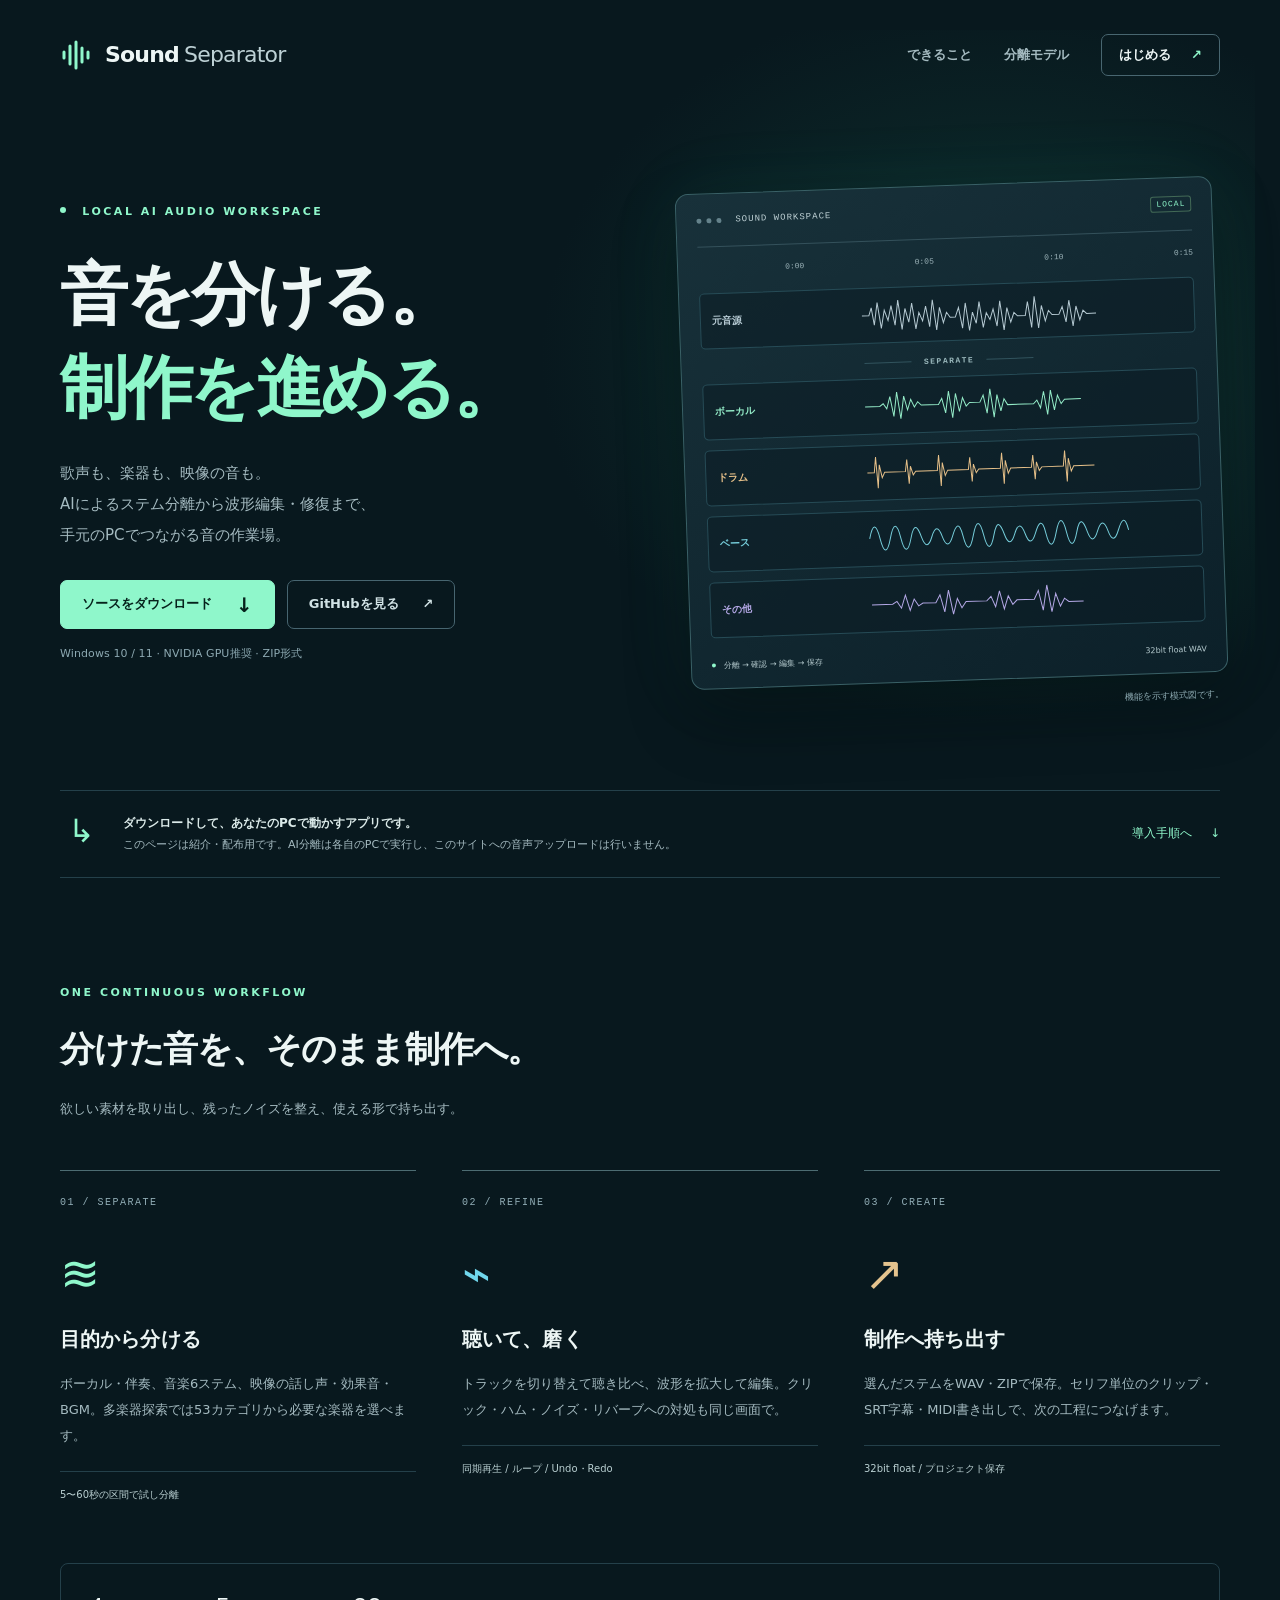
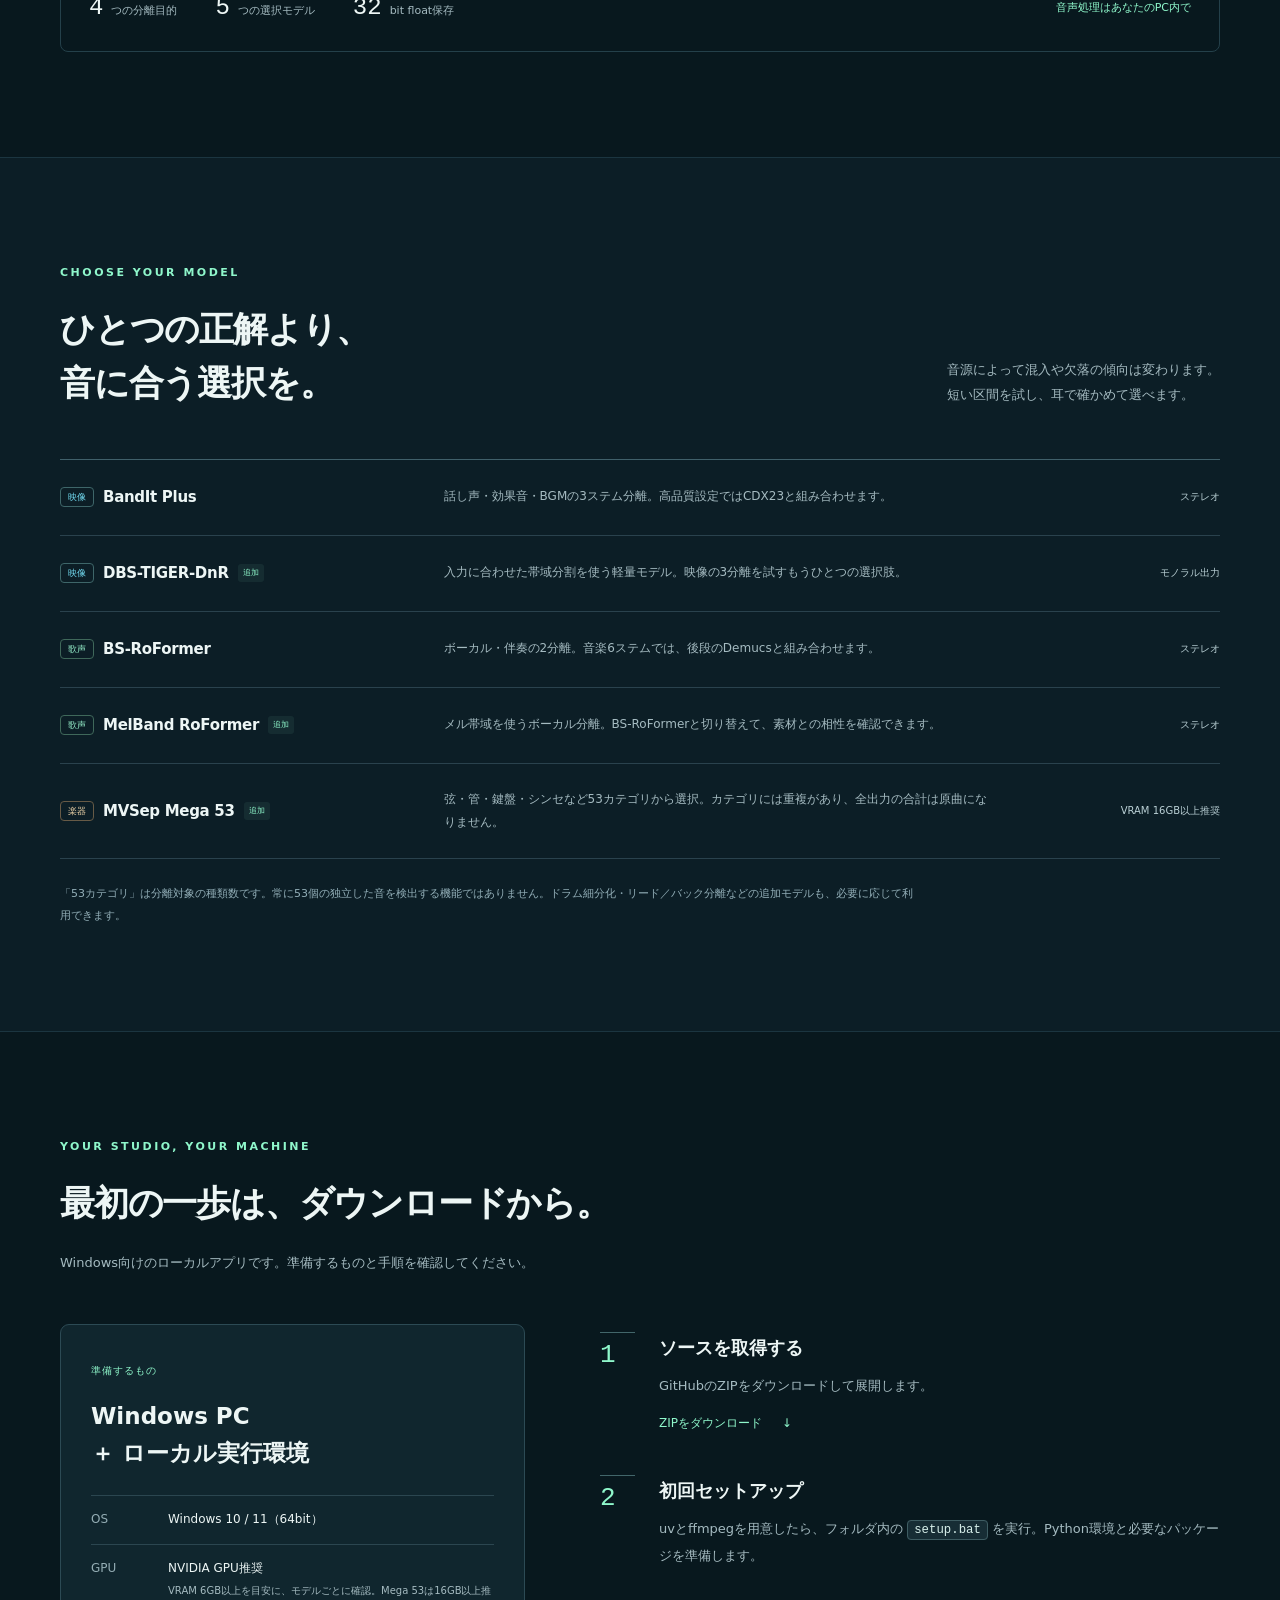
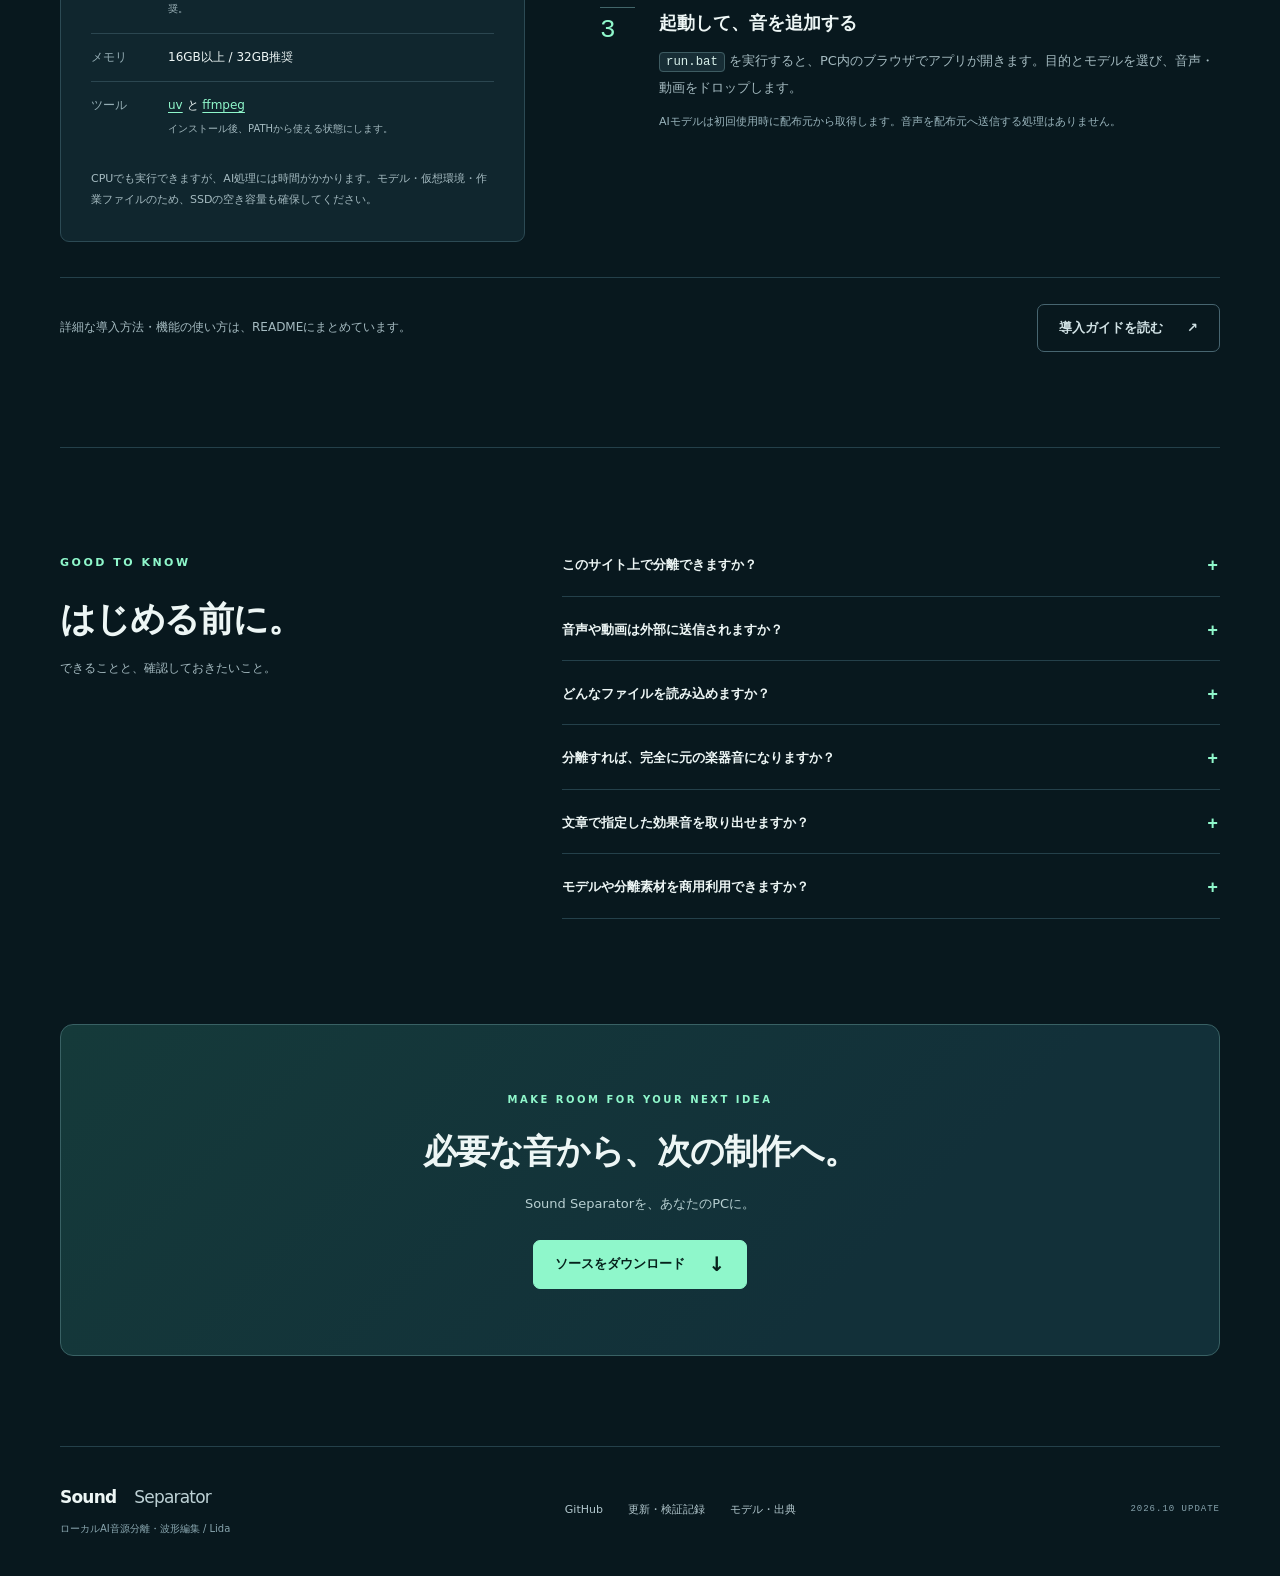
<file: site/index.html>
<!doctype html>
<html lang="ja">
<head>
  <meta charset="utf-8">
  <meta name="viewport" content="width=device-width, initial-scale=1">
  <meta name="description" content="Sound Separatorは、音楽や映像の音をAIで分離し、波形編集・修復・保存まで行えるローカルアプリ。Windows向けのソースと導入手順を公開しています。">
  <meta name="theme-color" content="#08181e">
  <meta property="og:title" content="Sound Separator — 音を分ける。制作を進める。">
  <meta property="og:description" content="ローカルAI音源分離と波形編集。ボーカル・伴奏、映像3ステム、音楽6ステム、53カテゴリの楽器探索。">
  <meta property="og:type" content="website">
  <title>Sound Separator — ローカルAI音源分離・波形編集</title>
  <link rel="icon" href="favicon.svg" type="image/svg+xml">
  <link rel="stylesheet" href="style.css">
</head>
<body>
  <a class="skip-link" href="#main">本文へ移動</a>
  <header class="site-header container">
    <a class="brand" href="#" aria-label="Sound Separator トップ">
      <svg viewBox="0 0 32 32" width="32" height="32" aria-hidden="true"><path d="M4 13v6m6-12v18m6-22v26m6-20v14m6-10v6" fill="none" stroke="currentColor" stroke-width="3" stroke-linecap="round"/></svg>
      <span>Sound<span class="brand-light">Separator</span></span>
    </a>
    <nav aria-label="メインナビゲーション">
      <a class="nav-text" href="#features">できること</a>
      <a class="nav-text" href="#models">分離モデル</a>
      <a class="nav-download" href="#setup">はじめる <span aria-hidden="true">↗</span></a>
    </nav>
  </header>

  <main id="main">
    <section class="hero container" aria-labelledby="hero-title">
      <div class="hero-copy">
        <p class="eyebrow"><span class="status-dot" aria-hidden="true"></span> LOCAL AI AUDIO WORKSPACE</p>
        <h1 id="hero-title">音を分ける。<br><span>制作を進める。</span></h1>
        <p class="hero-description">歌声も、楽器も、映像の音も。<br>AIによるステム分離から波形編集・修復まで、<br class="desktop-break">手元のPCでつながる音の作業場。</p>
        <div class="hero-actions">
          <a class="button button-primary" href="https://github.com/Lida-V/SoundSeparator/archive/refs/heads/main.zip">ソースをダウンロード <span aria-hidden="true">↓</span></a>
          <a class="button button-secondary" href="https://github.com/Lida-V/SoundSeparator">GitHubを見る <span aria-hidden="true">↗</span></a>
        </div>
        <p class="download-note">Windows 10 / 11 · NVIDIA GPU推奨 · ZIP形式</p>
      </div>

      <div class="workspace-visual" role="img" aria-label="ひとつの音源がボーカル、ドラム、ベース、その他のトラックに分かれる模式図。実際の分離音声を示すものではありません。">
        <div class="visual-top"><span class="visual-dots" aria-hidden="true"><i></i><i></i><i></i></span><span>SOUND WORKSPACE</span><span class="visual-local">LOCAL</span></div>
        <div class="visual-ruler" aria-hidden="true"><span>0:00</span><span>0:05</span><span>0:10</span><span>0:15</span></div>
        <div class="visual-track track-mix"><span>元音源</span><svg viewBox="0 0 300 44" aria-hidden="true"><path d="M0 22h8l3-9 3 20 4-26 4 30 4-21 4 12 4-17 4 23 4-29 4 34 4-24 4 16 4-22 4 30 4-19 4 10 4-17 4 24 4-31 4 35 4-26 4 18 4-12 4 6h6l4-11 4 24 4-29 4 32 4-21 4 13 4-25 4 30 4-17 4 8 4-12 4 20 4-29 4 34 4-26 4 17 4-11 4 4h9l3-16 4 30 4-36 4 37 4-26 4 18 4-12 4 5h8l4-9 4 18 4-25 4 30 4-23 4 16 4-11 4 4h11"/></svg></div>
        <div class="split-line"><span></span><b>SEPARATE</b><span></span></div>
        <div class="visual-track track-vocal"><span>ボーカル</span><svg viewBox="0 0 300 44" aria-hidden="true"><path d="M0 22h17l4-3 4 6 4-14 4 23 4-28 4 31 4-26 4 16 4-12 4 9 4-6 4 4h20l4-7 4 17 4-25 4 31 4-28 4 21 4-16 4 10 4-4h12l4-8 4 21 4-28 4 33 4-26 4 19 4-14 4 7h30l4-4 4 9 4-19 4 27 4-28 4 23 4-17 4 10 4-5h19"/></svg></div>
        <div class="visual-track track-drum"><span>ドラム</span><svg viewBox="0 0 300 44" aria-hidden="true"><path d="M0 22h8l2-18 2 36 2-27 3 15 3-6h24l2-14 2 28 2-20 3 10 3-4h25l2-18 2 36 2-27 3 15 3-6h24l2-14 2 28 2-20 3 10 3-4h25l2-18 2 36 2-27 3 15 3-6h24l2-14 2 28 2-20 3 10 3-4h25l2-18 2 36 2-27 3 15 3-6h24"/></svg></div>
        <div class="visual-track track-bass"><span>ベース</span><svg viewBox="0 0 300 44" aria-hidden="true"><path d="M0 22c4-18 8-18 12 0s8 18 12 0 8-18 12 0 8 18 12 0 8-12 12 0 8 12 12 0 8-12 12 0 8 12 12 0 8-18 12 0 8 18 12 0 8-18 12 0 8 18 12 0 8-12 12 0 8 12 12 0 8-12 12 0 8 12 12 0 8-18 12 0 8 18 12 0 8-18 12 0 8 18 12 0 8-12 12 0 8 12 12 0 8-12 12 0 8 12 12 0 8-18 12 0"/></svg></div>
        <div class="visual-track track-other"><span>その他</span><svg viewBox="0 0 300 44" aria-hidden="true"><path d="M0 22h24l5-3 5 8 5-15 5 18 5-13 5 8 5-3h15l5-9 5 20 5-25 5 28 5-18 5 11 5-7h24l5-5 5 12 5-18 5 21 5-15 5 10 5-5h20l5-10 5 23 5-29 5 31 5-21 5 15 5-9 5 4h17"/></svg></div>
        <div class="visual-bottom"><span><i aria-hidden="true"></i> 分離 → 確認 → 編集 → 保存</span><span>32bit float WAV</span></div>
        <p class="visual-caption">機能を示す模式図です。</p>
      </div>
    </section>

    <aside class="local-notice container" aria-label="このサイトについて"><span class="notice-icon" aria-hidden="true">↳</span><p><strong>ダウンロードして、あなたのPCで動かすアプリです。</strong><br>このページは紹介・配布用です。AI分離は各自のPCで実行し、このサイトへの音声アップロードは行いません。</p><a href="#setup">導入手順へ <span aria-hidden="true">↓</span></a></aside>

    <section id="features" class="section container" aria-labelledby="features-title">
      <div class="section-heading"><p class="eyebrow">ONE CONTINUOUS WORKFLOW</p><h2 id="features-title">分けた音を、<br class="mobile-break">そのまま制作へ。</h2><p>欲しい素材を取り出し、残ったノイズを整え、使える形で持ち出す。</p></div>
      <div class="workflow-grid">
        <article class="workflow-item"><span class="step-index">01 / SEPARATE</span><div class="feature-symbol symbol-separate" aria-hidden="true">≋</div><h3>目的から分ける</h3><p>ボーカル・伴奏、音楽6ステム、映像の話し声・効果音・BGM。多楽器探索では53カテゴリから必要な楽器を選べます。</p><span class="feature-detail">5〜60秒の区間で試し分離</span></article>
        <article class="workflow-item"><span class="step-index">02 / REFINE</span><div class="feature-symbol symbol-refine" aria-hidden="true">⌁</div><h3>聴いて、磨く</h3><p>トラックを切り替えて聴き比べ、波形を拡大して編集。クリック・ハム・ノイズ・リバーブへの対処も同じ画面で。</p><span class="feature-detail">同期再生 / ループ / Undo・Redo</span></article>
        <article class="workflow-item"><span class="step-index">03 / CREATE</span><div class="feature-symbol symbol-create" aria-hidden="true">↗</div><h3>制作へ持ち出す</h3><p>選んだステムをWAV・ZIPで保存。セリフ単位のクリップ・SRT字幕・MIDI書き出しで、次の工程につなげます。</p><span class="feature-detail">32bit float / プロジェクト保存</span></article>
      </div>
      <div class="feature-strip"><span><b>4</b>つの分離目的</span><span><b>5</b>つの選択モデル</span><span><b>32</b>bit float保存</span><span class="strip-local">音声処理はあなたのPC内で</span></div>
    </section>

    <section id="models" class="models-section section" aria-labelledby="models-title"><div class="container">
      <div class="section-heading model-heading"><div><p class="eyebrow">CHOOSE YOUR MODEL</p><h2 id="models-title">ひとつの正解より、<br>音に合う選択を。</h2></div><p>音源によって混入や欠落の傾向は変わります。<br>短い区間を試し、耳で確かめて選べます。</p></div>
      <div class="model-list">
        <article class="model-row"><div class="model-name"><span class="model-category category-video">映像</span><h3>BandIt Plus</h3></div><p>話し声・効果音・BGMの3ステム分離。高品質設定ではCDX23と組み合わせます。</p><span class="model-note">ステレオ</span></article>
        <article class="model-row"><div class="model-name"><span class="model-category category-video">映像</span><h3>DBS-TIGER-DnR</h3><span class="new-tag">追加</span></div><p>入力に合わせた帯域分割を使う軽量モデル。映像の3分離を試すもうひとつの選択肢。</p><span class="model-note">モノラル出力</span></article>
        <article class="model-row"><div class="model-name"><span class="model-category category-vocal">歌声</span><h3>BS-RoFormer</h3></div><p>ボーカル・伴奏の2分離。音楽6ステムでは、後段のDemucsと組み合わせます。</p><span class="model-note">ステレオ</span></article>
        <article class="model-row"><div class="model-name"><span class="model-category category-vocal">歌声</span><h3>MelBand RoFormer</h3><span class="new-tag">追加</span></div><p>メル帯域を使うボーカル分離。BS-RoFormerと切り替えて、素材との相性を確認できます。</p><span class="model-note">ステレオ</span></article>
        <article class="model-row"><div class="model-name"><span class="model-category category-instrument">楽器</span><h3>MVSep Mega 53</h3><span class="new-tag">追加</span></div><p>弦・管・鍵盤・シンセなど53カテゴリから選択。カテゴリには重複があり、全出力の合計は原曲になりません。</p><span class="model-note">VRAM 16GB以上推奨</span></article>
      </div>
      <p class="model-footnote">「53カテゴリ」は分離対象の種類数です。常に53個の独立した音を検出する機能ではありません。ドラム細分化・リード／バック分離などの追加モデルも、必要に応じて利用できます。</p>
    </div></section>

    <section id="setup" class="section container setup-section" aria-labelledby="setup-title">
      <div class="section-heading"><p class="eyebrow">YOUR STUDIO, YOUR MACHINE</p><h2 id="setup-title">最初の一歩は、<br class="mobile-break">ダウンロードから。</h2><p>Windows向けのローカルアプリです。準備するものと手順を確認してください。</p></div>
      <div class="setup-grid">
        <div class="requirements"><span class="small-label">準備するもの</span><h3>Windows PC<br>＋ ローカル実行環境</h3><dl><div><dt>OS</dt><dd>Windows 10 / 11（64bit）</dd></div><div><dt>GPU</dt><dd>NVIDIA GPU推奨<br><small>VRAM 6GB以上を目安に、モデルごとに確認。Mega 53は16GB以上推奨。</small></dd></div><div><dt>メモリ</dt><dd>16GB以上 / 32GB推奨</dd></div><div><dt>ツール</dt><dd><a href="https://docs.astral.sh/uv/getting-started/installation/">uv</a> と <a href="https://ffmpeg.org/download.html">ffmpeg</a><br><small>インストール後、PATHから使える状態にします。</small></dd></div></dl><p>CPUでも実行できますが、AI処理には時間がかかります。モデル・仮想環境・作業ファイルのため、SSDの空き容量も確保してください。</p></div>
        <ol class="setup-steps">
          <li><span class="setup-number">1</span><div><h3>ソースを取得する</h3><p>GitHubのZIPをダウンロードして展開します。</p><a class="inline-link" href="https://github.com/Lida-V/SoundSeparator/archive/refs/heads/main.zip">ZIPをダウンロード <span aria-hidden="true">↓</span></a></div></li>
          <li><span class="setup-number">2</span><div><h3>初回セットアップ</h3><p>uvとffmpegを用意したら、フォルダ内の <code>setup.bat</code> を実行。Python環境と必要なパッケージを準備します。</p></div></li>
          <li><span class="setup-number">3</span><div><h3>起動して、音を追加する</h3><p><code>run.bat</code> を実行すると、PC内のブラウザでアプリが開きます。目的とモデルを選び、音声・動画をドロップします。</p><p class="step-note">AIモデルは初回使用時に配布元から取得します。音声を配布元へ送信する処理はありません。</p></div></li>
        </ol>
      </div>
      <div class="setup-footer"><p>詳細な導入方法・機能の使い方は、READMEにまとめています。</p><a class="button button-secondary" href="https://github.com/Lida-V/SoundSeparator#readme">導入ガイドを読む <span aria-hidden="true">↗</span></a></div>
    </section>

    <section class="faq-section section container" aria-labelledby="faq-title"><div><p class="eyebrow">GOOD TO KNOW</p><h2 id="faq-title">はじめる前に。</h2><p class="faq-intro">できることと、確認しておきたいこと。</p></div><div class="faq-list">
      <details><summary>このサイト上で分離できますか？</summary><p>このサイトはアプリの紹介・ダウンロードページです。AI分離は、ダウンロードしてセットアップした各自のPCで行います。処理画面もブラウザに表示されますが、実行場所はローカルPCです。</p></details>
      <details><summary>音声や動画は外部に送信されますか？</summary><p>本アプリの分離・編集はローカルで行い、音声・動画をクラウドへ送信しません。セットアップとモデルの初回取得にはインターネット接続が必要です。この紹介ページにもファイルのアップロード機能はありません。</p></details>
      <details><summary>どんなファイルを読み込めますか？</summary><p>WAV・MP3・FLAC・M4Aなどの音声と、MP4・MKVなどの動画に対応します。動画からはffmpegで音声を抽出します。保存した <code>.ssproj</code> を読み込むと編集を再開できます。</p></details>
      <details><summary>分離すれば、完全に元の楽器音になりますか？</summary><p>音源によって他の音の混入、欲しい音の欠落、音色や余韻の変化が残ります。短い区間で比較し、音の始まりや語尾も確認してください。Mega 53のカテゴリには重複があるため、全トラックを足して原曲を再現する用途には使いません。</p></details>
      <details><summary>文章で指定した効果音を取り出せますか？</summary><p>今回のアプリにはSAM Audioを搭載していません。利用にはモデル配布元の承認や別の実行環境の検証が必要です。実装済みの分離方式は、このページのモデル一覧で確認できます。</p></details>
      <details><summary>モデルや分離素材を商用利用できますか？</summary><p>使用するモデルの配布条件と、元の音源の権利を個別に確認してください。アプリの公開は、すべてのモデルや分離結果の商用利用を一律に許可するものではありません。モデルの出典とライセンスに関する情報はREADMEに記載しています。</p></details>
    </div></section>

    <section class="closing container" aria-labelledby="closing-title"><p class="eyebrow">MAKE ROOM FOR YOUR NEXT IDEA</p><h2 id="closing-title">必要な音から、<br class="mobile-break">次の制作へ。</h2><p>Sound Separatorを、あなたのPCに。</p><a class="button button-primary" href="https://github.com/Lida-V/SoundSeparator/archive/refs/heads/main.zip">ソースをダウンロード <span aria-hidden="true">↓</span></a></section>
  </main>

  <footer class="site-footer container"><div><a class="brand footer-brand" href="#">Sound<span class="brand-light">Separator</span></a><p>ローカルAI音源分離・波形編集 / Lida</p></div><div class="footer-links"><a href="https://github.com/Lida-V/SoundSeparator">GitHub</a><a href="https://github.com/Lida-V/SoundSeparator/blob/main/docs/updates-2026-10.md">更新・検証記録</a><a href="https://github.com/Lida-V/SoundSeparator#使用モデル">モデル・出典</a></div><p class="footer-date">2026.10 UPDATE</p></footer>
</body>
</html>
</file>
<file: site/style.css>
:root{color-scheme:dark;--bg:#08181e;--surface:#10242c;--surface-light:#15313a;--text:#edf6f5;--muted:#a5bbc1;--line:#24404a;--mint:#8ff7cb;--cyan:#70d7ed;--amber:#e4c38e;--font:"Yu Gothic UI","Hiragino Kaku Gothic ProN","Meiryo",system-ui,sans-serif}
*{box-sizing:border-box}html{scroll-behavior:smooth;scroll-padding-top:40px}body{margin:0;background:var(--bg);color:var(--text);font-family:var(--font);line-height:1.8;-webkit-font-smoothing:antialiased}a{color:inherit;text-decoration:none}button,input{font:inherit}a:focus-visible,summary:focus-visible{outline:3px solid var(--mint);outline-offset:6px;border-radius:3px}::selection{background:#8ff7cb;color:#071b20}.container{width:min(1160px,calc(100% - 80px));margin-inline:auto}.skip-link{position:absolute;top:-80px;left:20px;padding:10px 18px;background:var(--mint);color:#08181e;z-index:9}.skip-link:focus{top:12px}.site-header{height:110px;display:flex;align-items:center;justify-content:space-between;gap:24px}.brand{display:inline-flex;align-items:center;gap:13px;font-size:22px;font-weight:800;letter-spacing:-.8px;white-space:nowrap}.brand svg{color:var(--mint)}.brand-light{font-weight:450;margin-left:5px;color:#bdd1d5}.site-header nav{display:flex;gap:32px;align-items:center;font-size:13px;font-weight:650}.nav-text{color:var(--muted)}.nav-text:hover,.footer-links a:hover{color:var(--mint)}.nav-download{border:1px solid #486670;border-radius:7px;padding:8px 17px}.nav-download span{margin-left:16px;color:var(--mint)}.nav-download:hover{border-color:var(--mint)}
.hero{position:relative;display:grid;grid-template-columns:1.04fr 1fr;align-items:center;gap:64px;padding-block:75px 74px}.hero:before{content:"";position:absolute;z-index:-1;inset:-80px -35px 0 38%;background:radial-gradient(ellipse at 65% 45%,#14483e88,transparent 65%)}.eyebrow{font-size:11px;letter-spacing:2.5px;font-weight:750;color:var(--mint);margin:0 0 26px}.status-dot{display:inline-block;width:6px;height:6px;background:var(--mint);border-radius:50%;margin-right:10px;vertical-align:2px}.hero h1{font-size:clamp(43px,5.35vw,70px);line-height:1.35;letter-spacing:-3.5px;margin:0 0 25px;font-weight:800}.hero h1 span{color:var(--mint)}.hero-description{font-size:15px;line-height:2.05;color:var(--muted);margin:0 0 30px}.hero-actions{display:flex;gap:12px;flex-wrap:wrap}.button{display:inline-flex;justify-content:center;align-items:center;gap:24px;padding:13px 21px;border-radius:7px;font-size:13px;line-height:1.6;font-weight:750;transition:background .16s,border-color .16s,transform .16s}.button:hover{transform:translateY(-2px)}.button-primary{background:var(--mint);color:#06221c;border:1px solid var(--mint)}.button-primary:hover{background:#b6ffdf;border-color:#b6ffdf}.button-primary span{font-size:20px;line-height:1}.button-secondary{background:transparent;border:1px solid #476570;color:#d1e2e5}.button-secondary:hover{background:#18323b;border-color:#7a9ca6}.download-note{font-size:11px;color:#8da9b2;letter-spacing:.1px;margin:15px 0 0}
.workspace-visual{position:relative;min-width:0;transform:rotate(-2deg);border:1px solid #3a6167;border-radius:13px;padding:0 20px 15px;background:linear-gradient(150deg,#18313a,#0c2029);box-shadow:0 30px 65px #0005,0 0 75px #30c7b015}.visual-top{height:53px;display:flex;align-items:center;gap:14px;border-bottom:1px solid #34515b;font-family:ui-monospace,SFMono-Regular,Consolas,monospace;font-size:9px;letter-spacing:1px;color:#bed0d4}.visual-dots{display:flex;gap:5px}.visual-dots i{width:5px;height:5px;background:#64828b;border-radius:50%}.visual-local{margin-left:auto;font-size:8px;border:1px solid #426956;color:var(--mint);padding:0 5px;border-radius:3px}.visual-ruler{margin-left:87px;display:flex;justify-content:space-between;padding:17px 0 9px;font:8px/1.2 ui-monospace,Consolas,monospace;color:#9db4ba}.visual-track{display:grid;grid-template-columns:78px minmax(0,1fr);align-items:center;gap:10px;border:1px solid #264b56;background:#0b1b2380;border-radius:5px;margin-top:10px;padding:8px 11px;color:var(--cyan)}.visual-track>span{font-size:10px;font-weight:650;color:inherit}.visual-track svg{width:100%;height:38px;display:block;fill:none;stroke:currentColor;stroke-width:1.15}.track-mix{color:#b6cad3}.track-vocal{color:#94ecc8}.track-drum{color:#e5bf88}.track-bass{color:#76cedb}.track-other{color:#b4a8e6}.split-line{display:flex;align-items:center;gap:12px;justify-content:center;margin:15px 0 8px;color:#9bb9bd;font:8px/1.3 ui-monospace,Consolas,monospace;letter-spacing:1.5px}.split-line span{height:1px;background:#31535d;width:47px}.visual-bottom{display:flex;justify-content:space-between;gap:12px;font-size:8px;color:#b5cace;padding-top:21px}.visual-bottom i{display:inline-block;width:4px;height:4px;border-radius:50%;background:var(--mint);margin-right:5px;vertical-align:1px}.visual-caption{position:absolute;bottom:-31px;right:5px;font-size:9px;margin:0;color:#8ba8b0}
.local-notice{display:flex;align-items:center;gap:20px;border-top:1px solid var(--line);border-bottom:1px solid var(--line);padding-block:21px;margin-top:35px}.notice-icon{font:32px/1 monospace;color:var(--mint);padding-inline:8px}.local-notice p{color:var(--muted);font-size:11px;line-height:1.9;margin:0}.local-notice strong{color:#dbeae9;font-size:12px}.local-notice>a{margin-left:auto;flex-shrink:0;color:var(--mint);font-size:12px}.local-notice>a span{margin-left:14px}.section{padding-block:105px}.section-heading{margin-bottom:48px}.section-heading h2,.faq-section h2{font-size:35px;line-height:1.55;letter-spacing:-1.2px;margin:0 0 20px;font-weight:750}.section-heading .eyebrow,.faq-section .eyebrow{margin-bottom:19px}.section-heading>p:last-child,.section-heading>div+p{color:var(--muted);font-size:13px;margin:0;line-height:1.95}.mobile-break{display:none}.workflow-grid{display:grid;grid-template-columns:repeat(3,minmax(0,1fr));gap:46px}.workflow-item{border-top:1px solid #4d6c72;padding-top:15px}.step-index{font:10px/1.3 ui-monospace,Consolas,monospace;letter-spacing:1.5px;color:#92aeb7}.feature-symbol{font-size:48px;line-height:1;margin-block:35px 24px;color:var(--mint)}.symbol-refine{color:var(--cyan)}.symbol-create{color:var(--amber)}.workflow-item h3{font-size:20px;margin:0 0 14px;letter-spacing:.1px}.workflow-item p{font-size:13px;color:var(--muted);line-height:2;margin:0 0 22px}.feature-detail{display:inline-block;color:#b9cfd1;font-size:10px;border-top:1px solid var(--line);padding-top:14px;width:100%}.feature-strip{display:flex;align-items:center;gap:38px;border:1px solid var(--line);border-radius:8px;padding:22px 28px;margin-top:55px;font-size:11px;color:var(--muted)}.feature-strip b{color:var(--text);font-size:24px;margin-right:8px;font-family:ui-monospace,Consolas,monospace;font-weight:500}.strip-local{margin-left:auto;color:var(--mint)}
.models-section{background:#0c1e26;border-block:1px solid #1b3540}.model-heading{display:flex;justify-content:space-between;align-items:flex-end;gap:35px}.model-heading h2{margin-bottom:0}.model-heading>p{padding-bottom:3px}.model-list{border-top:1px solid #40606a}.model-row{display:grid;grid-template-columns:31% 1fr 17%;align-items:center;gap:24px;padding-block:24px;border-bottom:1px solid #2a424d}.model-name{display:flex;align-items:center;flex-wrap:wrap;gap:9px}.model-name h3{margin:0;font-size:15px;letter-spacing:-.3px}.model-category{font-size:9px;padding:3px 7px;border-radius:4px;border:1px solid #3e6669;color:var(--cyan);line-height:1.4}.category-vocal{color:#94ecc8;border-color:#3f685a}.category-instrument{color:#e8cfa5;border-color:#675a46}.new-tag{font-size:8px;color:var(--mint);background:#8ff7cb12;padding:2px 5px;border-radius:3px}.model-row>p{margin:0;color:var(--muted);font-size:12px;line-height:1.95}.model-note{text-align:right;font-size:10px;color:#bad0d5}.model-footnote{color:#92aeb7;font-size:11px;margin:24px 0 0;max-width:860px;line-height:1.95}
.setup-section{padding-bottom:95px}.setup-grid{display:grid;grid-template-columns:.9fr 1.2fr;gap:75px}.requirements{padding:30px;background:#10262e;border:1px solid #2c4a54;border-radius:9px}.small-label{font-size:10px;color:var(--mint);letter-spacing:1px}.requirements h3{font-size:23px;line-height:1.6;font-weight:650;margin:15px 0 23px}.requirements dl{margin:0}.requirements dl>div{display:grid;grid-template-columns:65px 1fr;gap:12px;border-top:1px solid #2b4650;padding-block:13px;font-size:12px}.requirements dt{color:#94adb4}.requirements dd{margin:0}.requirements small{color:#a5bbc1;line-height:1.8;display:inline-block;margin-top:3px;font-size:10px}.requirements a{color:var(--mint);text-decoration:underline;text-underline-offset:3px}.requirements>p{font-size:11px;line-height:1.95;color:var(--muted);margin:15px 0 0}.setup-steps{list-style:none;margin:0;padding:8px 0 0}.setup-steps li{display:flex;gap:24px;margin-bottom:38px}.setup-steps li:last-child{margin-bottom:0}.setup-number{font:26px/1.4 ui-monospace,Consolas,monospace;color:var(--mint);border-top:1px solid #42666a;min-width:35px;padding-top:4px}.setup-steps h3{margin:0 0 9px;font-size:18px}.setup-steps p{font-size:13px;color:var(--muted);line-height:2;margin:0}.inline-link{display:inline-block;font-size:12px;color:var(--mint);margin-top:14px}.inline-link span{margin-left:16px}code{font-family:ui-monospace,SFMono-Regular,Consolas,monospace;font-size:.95em;color:#d7efea;background:#24414988;border:1px solid #3e5c62;padding:2px 6px;border-radius:4px;white-space:nowrap}.setup-steps .step-note{font-size:11px;margin-top:10px;color:#9ab5bd}.setup-footer{display:flex;align-items:center;justify-content:space-between;gap:24px;margin-top:35px;border-top:1px solid var(--line);padding-top:26px}.setup-footer p{font-size:12px;color:var(--muted);margin:0}
.faq-section{display:grid;grid-template-columns:.65fr 1fr;gap:75px;border-top:1px solid var(--line)}.faq-section h2{margin-bottom:12px}.faq-intro{font-size:12px;color:var(--muted)}.faq-list details{border-bottom:1px solid var(--line);padding:0 0 19px;margin-bottom:21px}.faq-list details:last-child{margin-bottom:0}.faq-list summary{position:relative;cursor:pointer;font-size:13px;font-weight:650;list-style:none;padding-right:27px}.faq-list summary::-webkit-details-marker{display:none}.faq-list summary:after{content:"+";position:absolute;right:2px;top:0;color:var(--mint);font-family:monospace;font-size:18px;line-height:1.5}.faq-list details[open] summary:after{content:"−"}.faq-list p{font-size:12px;line-height:2;color:var(--muted);margin:16px 0 0}.closing{padding:66px 45px;background:linear-gradient(135deg,#153a3a,#123039 70%);border:1px solid #396164;border-radius:13px;text-align:center;margin-bottom:90px}.closing .eyebrow{margin-bottom:17px;font-size:10px}.closing h2{font-size:34px;letter-spacing:-1px;margin:0 0 15px;line-height:1.5}.closing>p:not(.eyebrow){color:#b8d0d2;font-size:13px;margin:0 0 25px}.site-footer{border-top:1px solid var(--line);padding-block:35px 38px;display:flex;justify-content:space-between;align-items:center;gap:30px}.footer-brand{font-size:17px}.site-footer p{font-size:10px;color:#89a6af;margin:7px 0 0}.footer-links{display:flex;gap:25px;align-items:center;font-size:11px;color:#b1c6cc}.site-footer .footer-date{font:9px/1.5 ui-monospace,Consolas,monospace;letter-spacing:1px;color:#88a4ae;margin:0}
@media(min-width:1400px){.hero{padding-block:90px}.hero:before{inset:-80px -85px 0 35%}}
@media(max-width:1050px){.container{width:calc(100% - 56px)}.hero{gap:35px}.hero h1{letter-spacing:-2.5px}.hero-actions{gap:10px}.button{padding:12px 16px;gap:15px}.workspace-visual{padding-inline:14px}.visual-track{grid-template-columns:62px 1fr;gap:5px;padding:7px 8px}.visual-track>span{font-size:9px}.visual-ruler{margin-left:75px}.visual-bottom{font-size:7px}.workflow-grid{gap:30px}.model-row{grid-template-columns:33% 1fr 16%;gap:18px}.model-name h3{font-size:13px}.setup-grid{gap:45px}.feature-strip{gap:24px;padding:20px}.faq-section{gap:45px}.footer-links{gap:15px}.site-footer .footer-date{display:none}}
@media(max-width:760px){.container{width:calc(100% - 40px)}.site-header{height:83px;gap:15px}.brand{font-size:18px;gap:9px;letter-spacing:-.6px}.brand svg{width:26px;height:26px}.site-header nav{gap:0}.nav-text{display:none}.nav-download{font-size:11px;padding:6px 11px}.nav-download span{margin-left:8px}.hero{grid-template-columns:1fr;padding-block:42px 47px;gap:50px}.hero:before{inset:170px -15px -30px 0;background:radial-gradient(ellipse at 60% 55%,#14483e77,transparent 70%)}.hero h1{font-size:clamp(40px,9.5vw,65px);line-height:1.4;letter-spacing:-2.7px;margin-bottom:22px}.eyebrow{font-size:9px;letter-spacing:2px;margin-bottom:24px}.hero-description{font-size:14px;line-height:2.05;margin-bottom:25px}.hero-actions{gap:10px}.button{font-size:12px;gap:17px;padding:13px 16px}.download-note{font-size:10px}.workspace-visual{transform:none;padding-inline:18px;max-width:520px;width:100%;margin-inline:auto}.visual-top{height:45px;font-size:8px}.visual-ruler{margin-left:80px}.visual-track{grid-template-columns:70px 1fr;padding:7px 10px}.visual-track>span{font-size:10px}.visual-track svg{height:32px}.visual-bottom{font-size:8px;padding-top:18px}.visual-caption{bottom:-24px}.local-notice{margin-top:20px;align-items:flex-start;gap:12px;flex-wrap:wrap;padding-block:19px}.notice-icon{font-size:24px;padding:4px 0}.local-notice p{font-size:10px;flex:1;min-width:0}.local-notice strong{font-size:11px}.local-notice>a{margin-left:35px;font-size:11px}.section{padding-block:68px}.section-heading{margin-bottom:33px}.section-heading h2,.faq-section h2{font-size:29px;letter-spacing:-.8px;line-height:1.55;margin-bottom:16px}.section-heading>p:last-child,.section-heading>div+p{font-size:12px}.mobile-break{display:inline}.workflow-grid{grid-template-columns:1fr;gap:33px}.workflow-item{position:relative;display:grid;grid-template-columns:60px 1fr;column-gap:12px;padding-top:15px}.step-index{grid-column:1/-1;font-size:9px;margin-bottom:20px}.feature-symbol{grid-column:1;grid-row:2/5;font-size:40px;margin:2px 0 0}.workflow-item h3{grid-column:2;font-size:19px;margin-bottom:9px}.workflow-item p{grid-column:2;font-size:12px;line-height:1.95;margin-bottom:16px}.feature-detail{grid-column:2;font-size:10px;padding-top:10px}.feature-strip{margin-top:36px;display:grid;grid-template-columns:repeat(3,1fr);gap:12px 8px;padding:17px 14px;text-align:center;font-size:9px}.feature-strip b{display:block;margin:0;font-size:24px;line-height:1.4}.strip-local{grid-column:1/-1;margin:5px 0 0;border-top:1px solid var(--line);padding-top:14px;font-size:10px}.model-heading{display:block}.model-heading h2{margin-bottom:18px}.model-row{grid-template-columns:1fr;gap:11px;padding-block:23px}.model-name h3{font-size:15px}.model-row>p{font-size:12px}.model-note{text-align:left;font-size:10px;color:#a9c5ca}.model-footnote{font-size:10px;margin-top:20px}.setup-grid{grid-template-columns:1fr;gap:35px}.requirements{padding:24px}.requirements h3{font-size:22px;margin-top:12px}.requirements dl>div{grid-template-columns:58px 1fr;font-size:12px}.requirements small{font-size:10px}.setup-steps{padding:0}.setup-steps li{gap:17px;margin-bottom:28px}.setup-number{font-size:23px;min-width:31px}.setup-steps h3{font-size:17px}.setup-steps p{font-size:12px}.setup-footer{display:block;padding-top:23px;margin-top:29px}.setup-footer p{font-size:11px;margin-bottom:18px}.setup-footer .button{width:100%}.faq-section{grid-template-columns:1fr;gap:25px}.faq-section h2{margin-bottom:9px}.faq-intro{font-size:11px;margin-bottom:0}.faq-list summary{font-size:12px}.faq-list p{font-size:11px}.closing{padding:43px 19px;margin-bottom:55px}.closing .eyebrow{font-size:8px;letter-spacing:1.6px}.closing h2{font-size:28px}.closing>p:not(.eyebrow){font-size:12px}.closing .button{width:100%;max-width:280px}.site-footer{display:block;padding-block:27px 31px}.footer-brand{font-size:17px}.site-footer p{font-size:9px}.footer-links{gap:20px;flex-wrap:wrap;font-size:10px;margin-top:22px}}
@media(max-width:360px){.container{width:calc(100% - 32px)}.brand{font-size:16px;gap:7px}.brand svg{width:23px;height:23px}.nav-download{padding:6px 8px}.hero h1{font-size:37px;letter-spacing:-2.5px}.hero-actions{display:grid;grid-template-columns:1fr}.hero-actions .button{width:100%}.visual-track{grid-template-columns:55px 1fr}.visual-track>span{font-size:9px}.visual-bottom{font-size:7px;gap:5px}.visual-ruler{margin-left:65px}}
@media(prefers-reduced-motion:reduce){html{scroll-behavior:auto}.button{transition:none}.button:hover{transform:none}}
</file>
